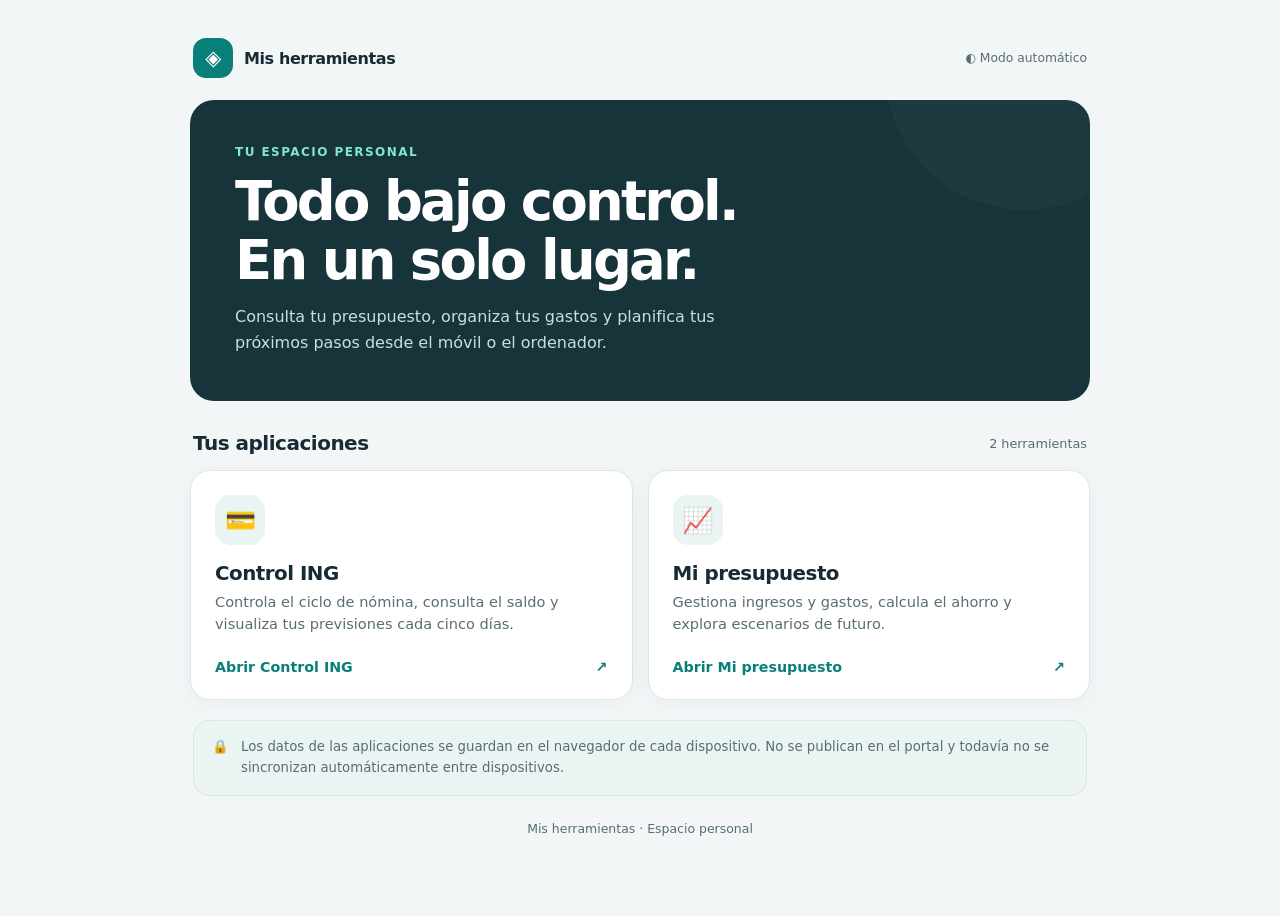
<file: index.html>
<!doctype html>
<html lang="es">
<head>
<meta charset="utf-8">
<meta name="viewport" content="width=device-width,initial-scale=1,viewport-fit=cover">
<meta name="theme-color" content="#17343b" media="(prefers-color-scheme:light)">
<meta name="theme-color" content="#101a22" media="(prefers-color-scheme:dark)">
<meta name="color-scheme" content="light dark">
<title>Mis herramientas · Portal personal</title>
<link rel="stylesheet" href="./styles.css">
</head>
<body class="portal-home">
<main class="portal-shell">
  <div class="portal-top">
    <div class="portal-logo"><span class="portal-mark" aria-hidden="true">◈</span><span>Mis herramientas</span></div>
    <span class="portal-mode" aria-label="El tema se adapta a tu dispositivo">◐ Modo automático</span>
  </div>
  <header class="portal-hero">
    <div class="portal-kicker">Tu espacio personal</div>
    <h1>Todo bajo control.<br>En un solo lugar.</h1>
    <p>Consulta tu presupuesto, organiza tus gastos y planifica tus próximos pasos desde el móvil o el ordenador.</p>
  </header>
  <section aria-labelledby="herramientas">
    <div class="portal-section-head"><h2 id="herramientas">Tus aplicaciones</h2><span class="portal-count">2 herramientas</span></div>
    <div class="portal-grid">
      <a class="portal-tool" href="./control_ing.html">
        <span class="portal-tool-icon" aria-hidden="true">💳</span>
        <h3>Control ING</h3>
        <p>Controla el ciclo de nómina, consulta el saldo y visualiza tus previsiones cada cinco días.</p>
        <span class="portal-tool-action">Abrir Control ING <span aria-hidden="true">↗</span></span>
      </a>
      <a class="portal-tool" href="./Presupuesto.html">
        <span class="portal-tool-icon" aria-hidden="true">📈</span>
        <h3>Mi presupuesto</h3>
        <p>Gestiona ingresos y gastos, calcula el ahorro y explora escenarios de futuro.</p>
        <span class="portal-tool-action">Abrir Mi presupuesto <span aria-hidden="true">↗</span></span>
      </a>
    </div>
  </section>
  <aside class="portal-disclaimer"><span aria-hidden="true">🔒</span><span>Los datos de las aplicaciones se guardan en el navegador de cada dispositivo. No se publican en el portal y todavía no se sincronizan automáticamente entre dispositivos.</span></aside>
  <footer class="portal-footer">Mis herramientas · Espacio personal</footer>
</main>
</body>
</html>
</file>
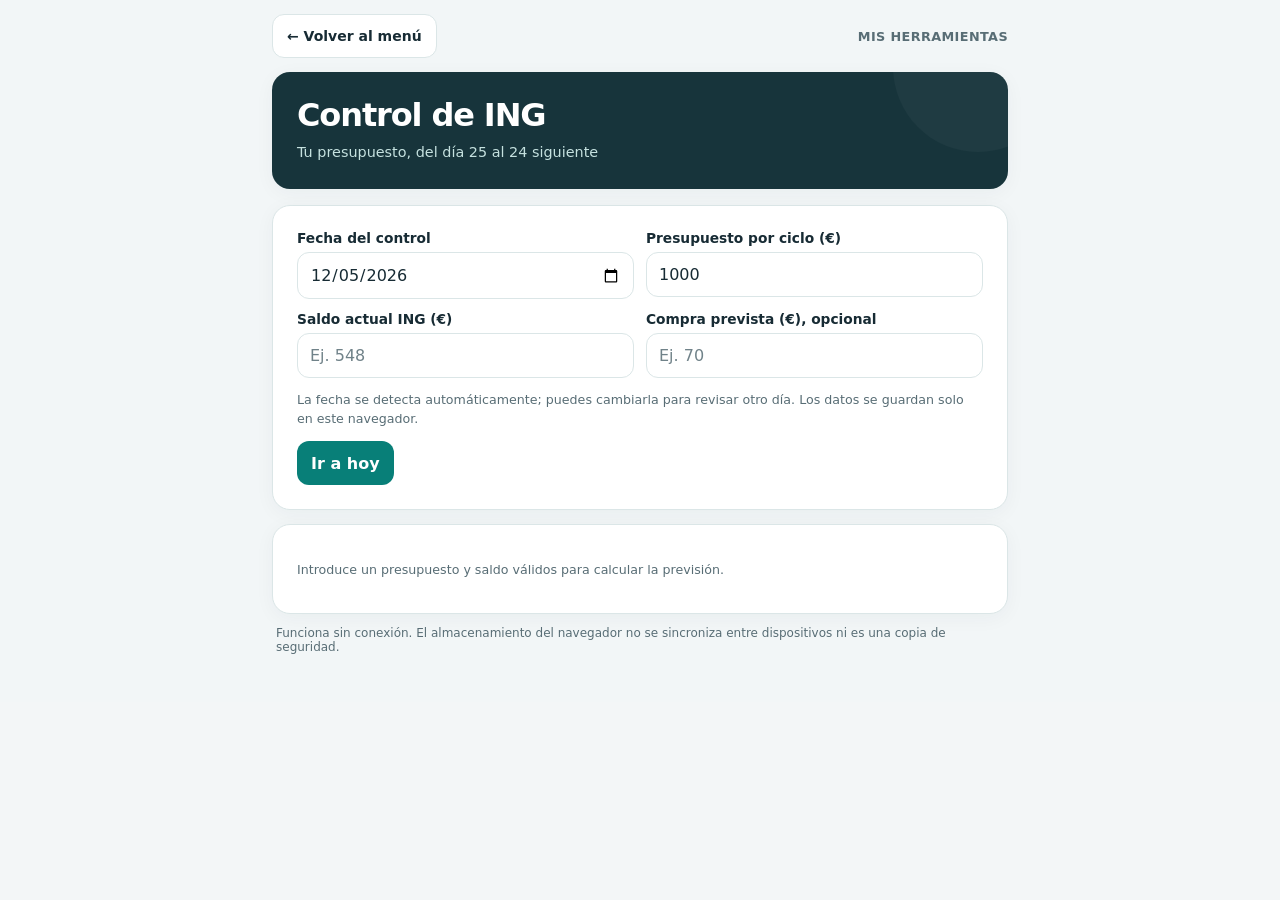
<file: control_ing.html>
<!doctype html>
<html lang="es"><head><meta charset="utf-8"><meta name="viewport" content="width=device-width, initial-scale=1"><meta name="theme-color" content="#17343b" media="(prefers-color-scheme:light)"><meta name="theme-color" content="#101a22" media="(prefers-color-scheme:dark)"><meta name="color-scheme" content="light dark"><title>Control ING · Ciclo de nómina</title>
<style>:root{font-family:system-ui,-apple-system,Segoe UI,sans-serif;color:#19313a;background:#f3f6f7}*{box-sizing:border-box}body{margin:0;padding:18px}main{max-width:630px;margin:auto}header{background:#102c35;color:white;padding:22px;border-radius:18px}h1{font-size:1.45rem;margin:0 0 7px}header p{margin:0;color:#d0e1e4;font-size:.9rem}.panel{background:white;border-radius:16px;padding:19px;margin-top:14px;box-shadow:0 2px 12px #16313c0b}label{display:block;font-size:.86rem;font-weight:650;margin-bottom:6px}input{width:100%;border:1px solid #cad7db;border-radius:10px;padding:12px;font-size:1.06rem;color:#16313c;background:white}input:focus{outline:2px solid #208c81} .fields{display:grid;grid-template-columns:1fr 1fr;gap:12px}.small{font-size:.79rem;color:#5a6e74}.metric{background:#f2f7f7;border-radius:12px;padding:14px}.metric strong{display:block;font-size:1.45rem;margin-top:5px}.positive{color:#087f61}.negative{color:#bd5b2d}.metrics{display:grid;grid-template-columns:1fr 1fr;gap:10px}.line{display:flex;justify-content:space-between;gap:15px;margin:13px 0;font-size:.94rem}.line strong{text-align:right}.bar{height:12px;background:#e5eff0;border-radius:20px;overflow:hidden}.bar div{height:100%;background:#168c78;transition:width .2s}.status{font-weight:700;font-size:1.02rem;margin:12px 0}.table{width:100%;border-collapse:collapse}.table td,.table th{padding:10px 3px;border-bottom:1px solid #edf0f1;text-align:left}.table td:last-child,.table th:last-child{text-align:right}button{background:#173e46;color:white;border:0;border-radius:10px;padding:11px 14px;font-weight:650;cursor:pointer}.note{font-size:.79rem;color:#61777b;line-height:1.5}footer{padding:12px 4px;color:#6d7f84;font-size:.75rem}@media(max-width:400px){.fields,.metrics{grid-template-columns:1fr}}</style><style id="portal-navigation-style">.portal-back{display:inline-flex;align-items:center;gap:8px;margin:12px 0 14px;padding:10px 14px;border-radius:12px;background:#fff;color:#145b57;text-decoration:none;font:600 14px system-ui,-apple-system,Segoe UI,sans-serif;box-shadow:0 1px 5px #00000012;border:1px solid #dce8e5}.portal-back:hover,.portal-back:focus-visible{background:#e9f5f2;outline-offset:2px}.portal-nav{max-width:680px;margin:0 auto;padding:0 12px}</style><link rel="stylesheet" href="./styles.css"></head>
<body class="app-page ing-page"><nav class="portal-nav" aria-label="Navegación principal"><a class="portal-back" href="./index.html" aria-label="Volver al menú principal">← Volver al menú</a><span class="portal-brand">MIS HERRAMIENTAS</span></nav><main><header><h1>Control de ING</h1><p>Tu presupuesto, del día 25 al 24 siguiente</p></header>
<section class="panel"><div class="fields"><div><label for="fecha">Fecha del control</label><input id="fecha" type="date"></div><div><label for="presupuesto">Presupuesto por ciclo (€)</label><input id="presupuesto" type="number" min="0" step="0.01" value="1000"></div><div><label for="saldo">Saldo actual ING (€)</label><input id="saldo" type="number" min="0" step="0.01" inputmode="decimal" placeholder="Ej. 548"></div><div><label for="compra">Compra prevista (€), opcional</label><input id="compra" type="number" min="0" step="0.01" inputmode="decimal" placeholder="Ej. 70"></div></div><p class="note">La fecha se detecta automáticamente; puedes cambiarla para revisar otro día. Los datos se guardan solo en este navegador.</p><button id="hoy" type="button">Ir a hoy</button></section>
<section class="panel" id="resultado" aria-live="polite"><p class="small">Introduce tu saldo de ING para ver el análisis.</p></section><section class="panel" id="prevision" hidden></section><footer>Funciona sin conexión. El almacenamiento del navegador no se sincroniza entre dispositivos ni es una copia de seguridad.</footer></main>
<script>
(()=>{'use strict';const $=id=>document.getElementById(id),money=n=>new Intl.NumberFormat('es-ES',{style:'currency',currency:'EUR'}).format(n),localDate=d=>[d.getFullYear(),String(d.getMonth()+1).padStart(2,'0'),String(d.getDate()).padStart(2,'0')].join('-'),parseDate=s=>{const [y,m,d]=s.split('-').map(Number);return new Date(Date.UTC(y,m-1,d))},day=86400000,formatDate=d=>new Intl.DateTimeFormat('es-ES',{day:'numeric',month:'long',timeZone:'UTC'}).format(d);const keys=['fecha','presupuesto','saldo','compra'];const today=localDate(new Date());$('fecha').value=today;try{const saved=JSON.parse(localStorage.getItem('control_ing_v1')||'{}');for(const key of keys){if(key!=='fecha'&&saved[key]!==undefined)$(key).value=saved[key]}}catch{}function render(){const f=$('fecha').value,b=Number($('presupuesto').value),sRaw=$('saldo').value,s=Number(sRaw),c=Number($('compra').value||0);if(!f||!Number.isFinite(b)||b<=0||sRaw===''||!Number.isFinite(s)||s<0||!Number.isFinite(c)||c<0){$('resultado').innerHTML='<p class="small">Introduce un presupuesto y saldo válidos para calcular la previsión.</p>';$('prevision').hidden=true;return}const date=parseDate(f);if(Number.isNaN(date.getTime()))return;const y=date.getUTCFullYear(),m=date.getUTCMonth(),d=date.getUTCDate();const start=d>=25?new Date(Date.UTC(y,m,25)):new Date(Date.UTC(y,m-1,25));const end=new Date(Date.UTC(start.getUTCFullYear(),start.getUTCMonth()+1,25));const total=Math.round((end-start)/day),elapsed=Math.round((date-start)/day),remaining=Math.round((end-date)/day),daily=b/total,target=b-daily*elapsed,delta=s-target,spent=b-s,after=s-c,perDay=remaining?after/remaining:0;const fmt=n=>money(n);$('resultado').innerHTML=`<div class="small">Ciclo: ${formatDate(start)} – ${formatDate(new Date(end.getTime()-day))} · ${total} días</div><div class="metrics" style="margin-top:13px"><div class="metric"><span class="small">Saldo actual</span><strong>${fmt(s)}</strong></div><div class="metric"><span class="small">Saldo previsto hoy</span><strong>${fmt(target)}</strong></div><div class="metric"><span class="small">Margen frente al plan</span><strong class="${delta>=0?'positive':'negative'}">${delta>=0?'+':''}${fmt(delta)}</strong></div><div class="metric"><span class="small">Gasto diario disponible</span><strong>${fmt(remaining?s/remaining:0)}</strong></div></div><p class="status ${delta>=0?'positive':'negative'}">${delta>=0?'Vas por encima del saldo previsto':'Estás gastando más rápido de lo previsto'}</p><div class="bar"><div style="width:${Math.max(0,Math.min(100,b?spent/b*100:0))}%"></div></div><div class="line"><span>Gastado del presupuesto</span><strong>${fmt(spent)} (${(spent/b*100).toFixed(1).replace('.',',')} %)</strong></div><div class="line"><span>Días transcurridos / días restantes</span><strong>${elapsed} / ${remaining}</strong></div><div class="line"><span>Gasto diario del plan original</span><strong>${fmt(daily)}</strong></div><div class="line"><span>Próxima recarga del presupuesto</span><strong>${formatDate(end)}</strong></div>${c?`<hr style="border:0;border-top:1px solid #e8eeee"><div class="line"><span>Saldo tras compra de ${fmt(c)}</span><strong>${fmt(after)}</strong></div><div class="line"><span>Margen tras la compra</span><strong class="${after-target>=0?'positive':'negative'}">${after-target>=0?'+':''}${fmt(after-target)}</strong></div><div class="line"><span>Disponible al día tras la compra</span><strong>${fmt(perDay)}</strong></div>`:''}`;
const tableRows=(startingBalance)=>{let rows='';for(let offset=0;offset<remaining;offset+=5){const dt=new Date(date.getTime()+offset*day);const value=startingBalance*(remaining-offset)/remaining;rows+=`<tr><td>${formatDate(dt)}</td><td>${fmt(value)}</td></tr>`}rows+=`<tr><td><strong>${formatDate(end)} · nómina</strong></td><td><strong>${fmt(0)}</strong></td></tr>`;return rows};let originalRows='';for(let offset=0;offset<remaining;offset+=5){const dt=new Date(date.getTime()+offset*day);const daysPassed=elapsed+offset;originalRows+=`<tr><td>${formatDate(dt)}</td><td>${fmt(Math.max(0,b-daily*daysPassed))}</td></tr>`}originalRows+=`<tr><td><strong>${formatDate(end)} · nómina</strong></td><td><strong>${fmt(0)}</strong></td></tr>`;const table=(rows)=>`<table class="table"><thead><tr><th>Al comenzar el día</th><th>Saldo previsto</th></tr></thead><tbody>${rows}</tbody></table>`;$('prevision').hidden=false;$('prevision').innerHTML=`<h2 style="font-size:1.08rem;margin:0 0 7px">Plan original · cada 5 días</h2><p class="note">Referencia fija de los ${fmt(b)} distribuidos uniformemente entre el día 25 y la siguiente nómina.</p>${table(originalRows)}<h2 style="font-size:1.08rem;margin:22px 0 7px">Previsión actualizada · cada 5 días</h2><p class="note">Saldo de ${fmt(s)}${c?' menos la compra simulada de '+fmt(c):''}, distribuido entre los ${remaining} días restantes. La compra se descuenta ahora, no se vuelve a descontar en fechas posteriores.</p>${table(tableRows(after))}${after<0?'<p class="negative note">Atención: la compra supera el saldo disponible.</p>':''}`;try{localStorage.setItem('control_ing_v1',JSON.stringify(Object.fromEntries(keys.map(k=>[k,$(k).value]))))}catch{}}
for(const k of keys)$(k).addEventListener('input',render);$('hoy').addEventListener('click',()=>{$('fecha').value=localDate(new Date());render()});render()})();
</script></body></html>
</file>
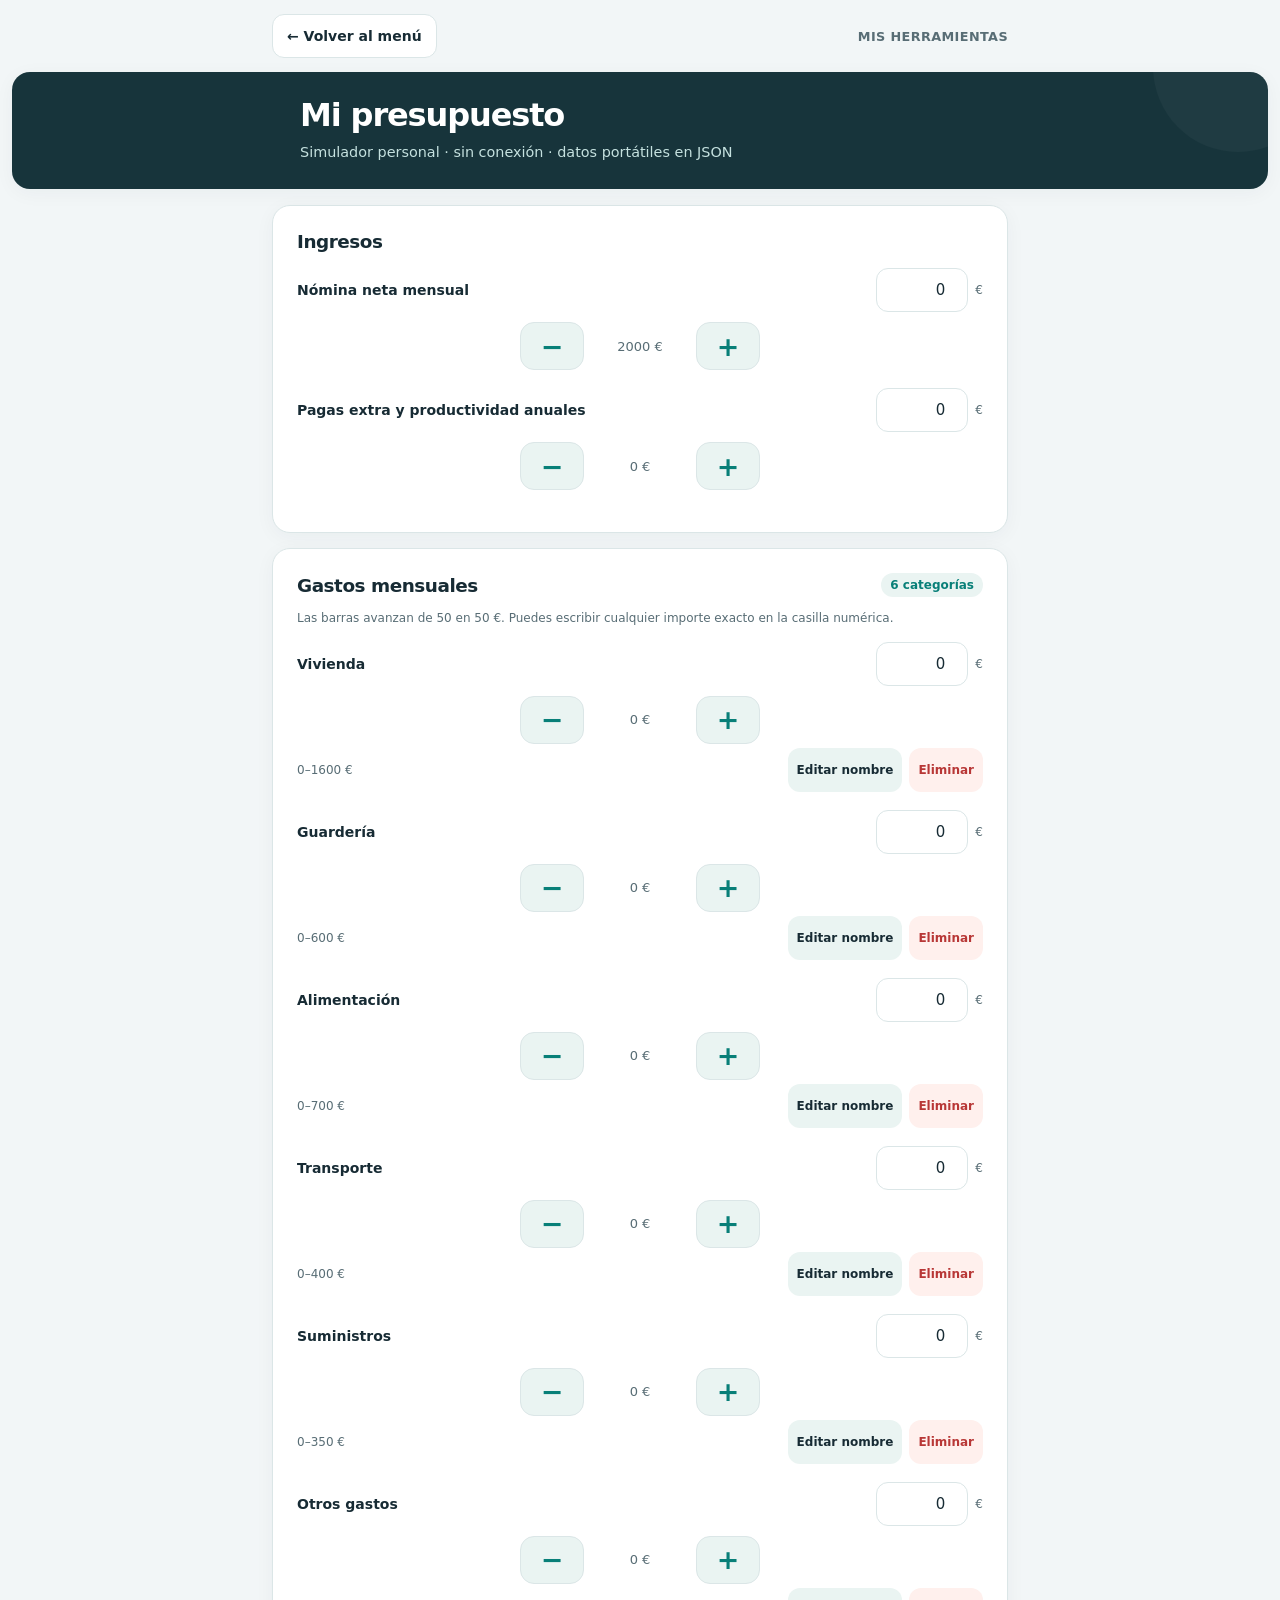
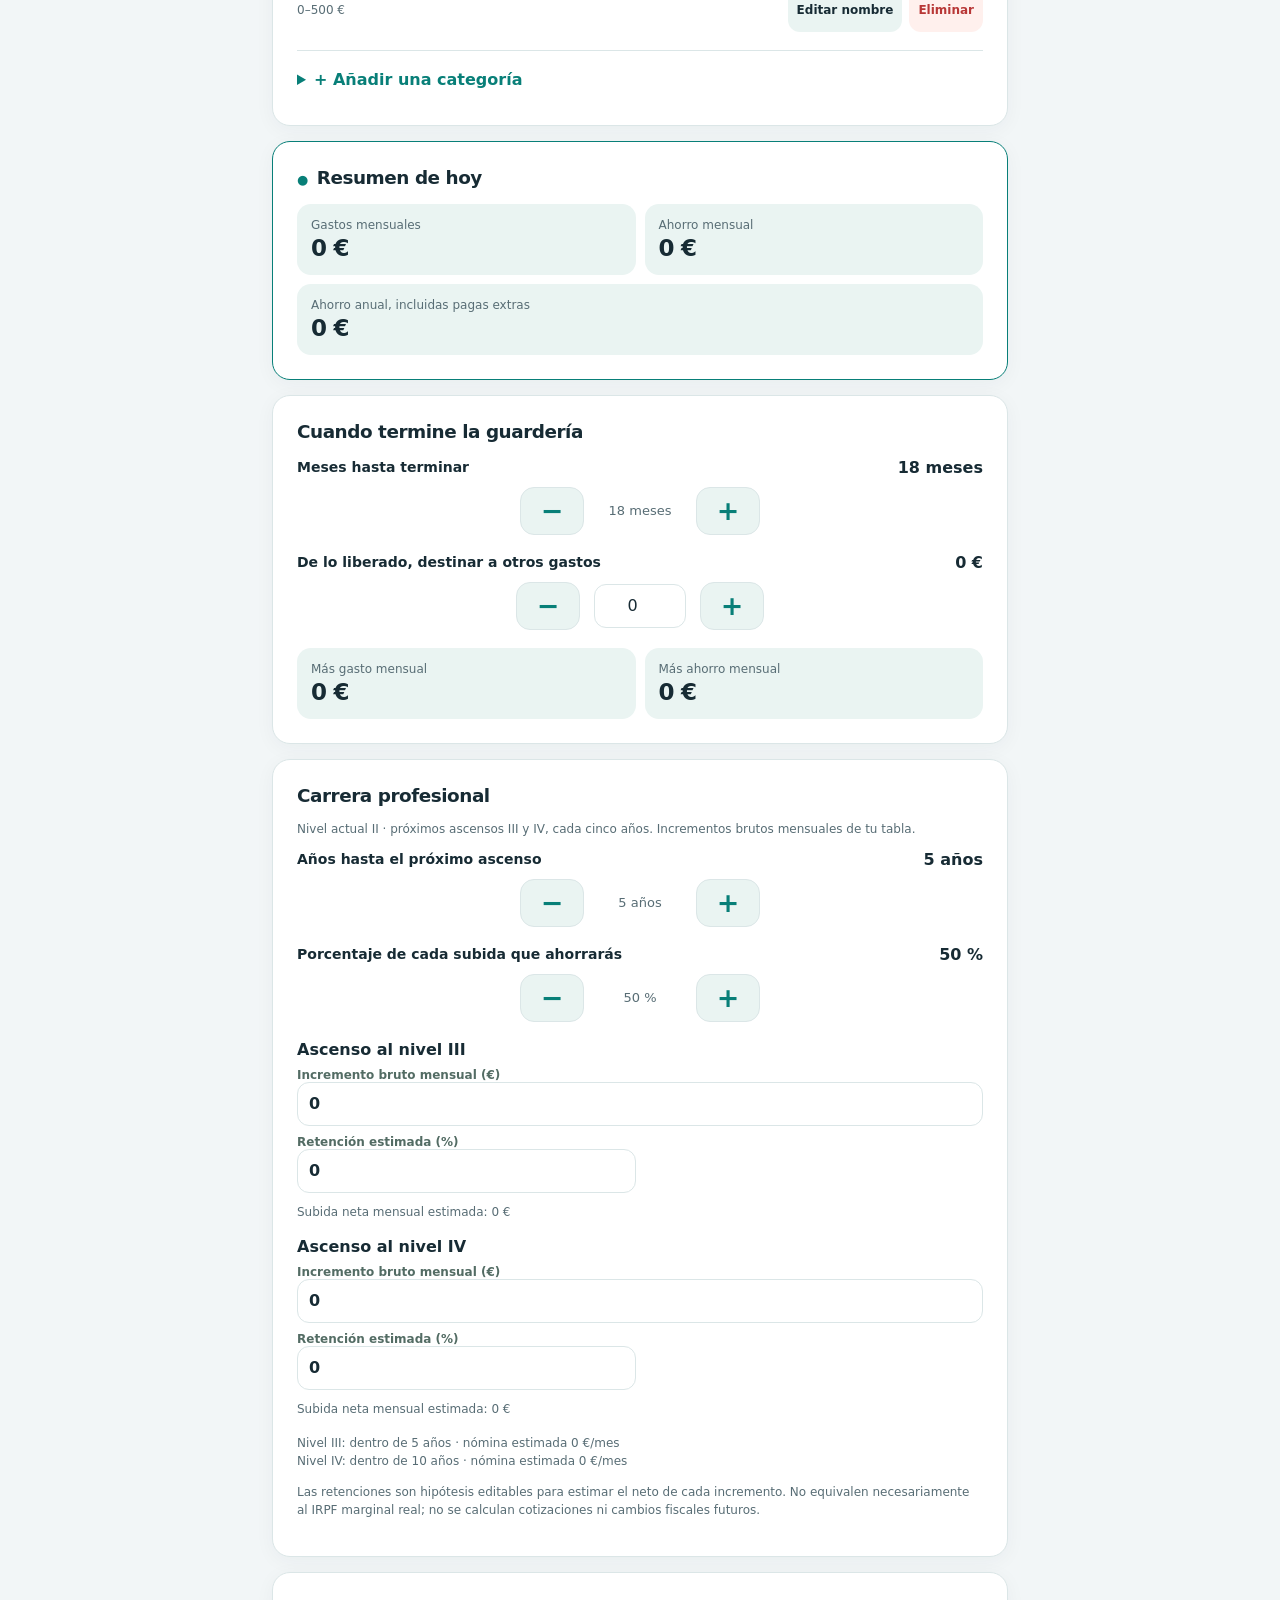
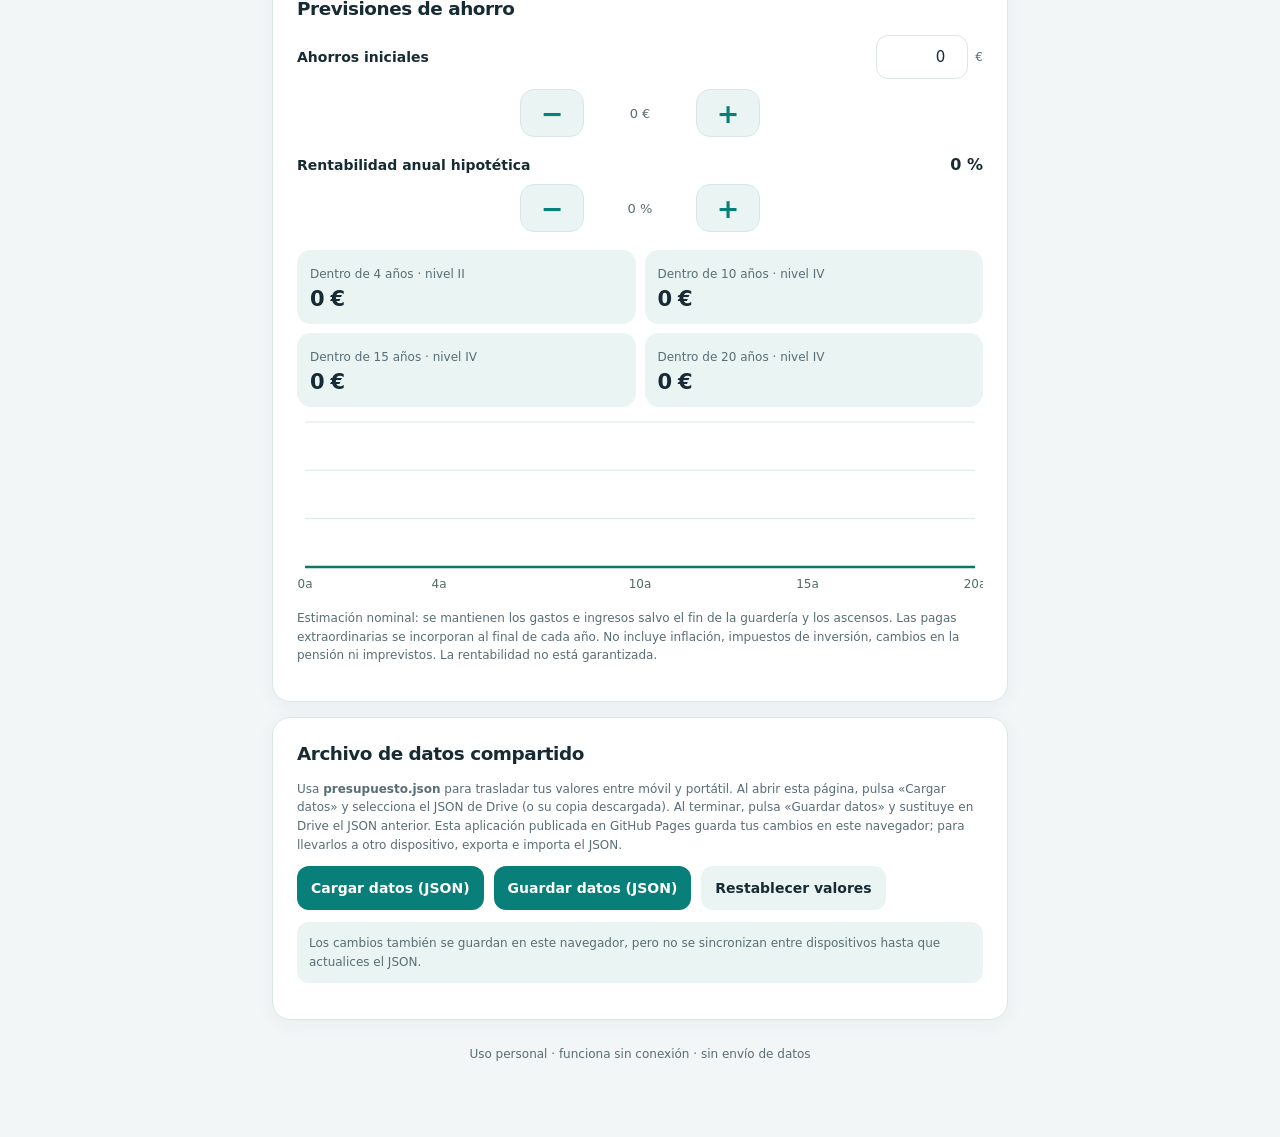
<file: Presupuesto.html>
<!doctype html><html lang="es"><head><meta charset="utf-8"><meta name="viewport" content="width=device-width,initial-scale=1,viewport-fit=cover"><meta name="theme-color" content="#17343b" media="(prefers-color-scheme:light)"><meta name="theme-color" content="#101a22" media="(prefers-color-scheme:dark)"><meta name="color-scheme" content="light dark"><title>Mi presupuesto</title><style>
:root{font-family:system-ui,-apple-system,Segoe UI,sans-serif;color:#17312e;background:#f5f8f7}*{box-sizing:border-box}body{margin:0}header{background:#0f766e;color:white;padding:22px 18px 17px}h1{font-size:24px;margin:0}header p{margin:6px 0 0;color:#dcfce7;font-size:13px}.wrap{max-width:680px;margin:auto;padding:14px 12px 70px}.card{background:white;border:1px solid #e1eae7;border-radius:16px;padding:17px;margin:0 0 13px;box-shadow:0 2px 7px #1232}h2{font-size:18px;margin:0 0 15px}.line{display:flex;justify-content:space-between;gap:12px;align-items:center}.item{margin:14px 0 18px}.item label{font-size:14px;font-weight:600}.val{font-weight:750;white-space:nowrap}.sub{font-size:12px;color:#64746e}.range{width:100%;accent-color:#0f766e;margin-top:9px}.stats{display:grid;grid-template-columns:1fr 1fr;gap:9px}.stat{background:#eef6f3;border-radius:12px;padding:13px}.stat small{color:#60746e;display:block;font-size:12px}.stat b{display:block;font-size:23px;margin-top:3px}.negative{color:#b42318}.positive{color:#087c5c}.full{grid-column:1/-1}.btn{border:0;background:#0f766e;color:white;border-radius:10px;padding:12px 14px;font-weight:700;font-size:14px;cursor:pointer}.secondary{background:#e9f1ef;color:#0f635b}.danger{background:#fff0ed;color:#b42318}.smallbtn{font-size:12px;padding:7px 9px}.catbuttons{display:flex;gap:7px;align-items:center}.editname{background:#e9f1ef;color:#0f635b}.actions{display:flex;flex-wrap:wrap;gap:8px;margin-top:12px}input[type=number],input[type=text],select{width:100%;padding:11px;border:1px solid #c9d9d3;border-radius:9px;background:white;font-size:16px;color:#17312e} .formgrid{display:grid;grid-template-columns:1fr 1fr;gap:9px}.formgrid label{font-size:12px;color:#536c64}.formgrid label:first-child{grid-column:1/-1}.pill{display:inline-block;padding:5px 9px;border-radius:9px;background:#e8f3ef;font-size:12px}.proj{display:grid;grid-template-columns:repeat(2,minmax(0,1fr));gap:9px}.proj>div{border-radius:12px;background:#eef6f3;padding:12px}.proj strong{display:block;font-size:21px;margin-top:5px}.proj small{font-size:12px;color:#60746e}details summary{font-weight:650;cursor:pointer;padding:5px 0}hr{border:0;border-top:1px solid #e5ece9;margin:18px 0}.note{font-size:12px;line-height:1.55;color:#586b64}.editable{display:flex;align-items:center;gap:7px}.editable input{width:92px;padding:7px;text-align:right;font-size:15px}.foot{text-align:center;color:#60746e;font-size:12px;padding:12px}canvas{width:100%;height:190px;display:block} @media(max-width:390px){.stat b{font-size:20px}.proj strong{font-size:18px}}

/* Controles de ajuste táctiles: evitan cambios accidentales al desplazarse */
.range{display:none!important}
.step-controls{display:flex;align-items:center;justify-content:center;gap:14px;margin:10px 0 4px}
.step-controls button{min-width:64px;min-height:46px;border:1px solid #a9ccc1;border-radius:12px;background:#e9f4f0;color:#0b675b;font-size:27px;font-weight:700;touch-action:manipulation;cursor:pointer}
.step-controls button:active{background:#cce8dd}
.step-controls .step-label{font-size:13px;color:#506b63;min-width:84px;text-align:center}
.step-controls input.step-editable{width:92px;max-width:32%;text-align:center;font-size:16px;padding:8px 4px;border:1px solid #c9d9d3;border-radius:9px;background:white;color:#17312e}</style><style id="portal-navigation-style">.portal-back{display:inline-flex;align-items:center;gap:8px;margin:12px 0 14px;padding:10px 14px;border-radius:12px;background:#fff;color:#145b57;text-decoration:none;font:600 14px system-ui,-apple-system,Segoe UI,sans-serif;box-shadow:0 1px 5px #00000012;border:1px solid #dce8e5}.portal-back:hover,.portal-back:focus-visible{background:#e9f5f2;outline-offset:2px}.portal-nav{max-width:680px;margin:0 auto;padding:0 12px}</style><link rel="stylesheet" href="./styles.css"></head><body class="app-page budget-page"><nav class="portal-nav" aria-label="Navegación principal"><a class="portal-back" href="./index.html" aria-label="Volver al menú principal">← Volver al menú</a><span class="portal-brand">MIS HERRAMIENTAS</span></nav><header><div style="max-width:680px;margin:auto"><h1>Mi presupuesto</h1><p>Simulador personal · sin conexión · datos portátiles en JSON</p></div></header><main class="wrap">

<section class="card"><h2>Ingresos</h2><div id="ingresos"></div></section>
<section class="card"><div class="line"><h2 style="margin:0">Gastos mensuales</h2><span class="pill" id="ncat"></span></div><p class="note">Las barras avanzan de 50 en 50 €. Puedes escribir cualquier importe exacto en la casilla numérica.</p><div id="categorias"></div><details><summary>+ Añadir una categoría</summary><div class="formgrid" style="margin-top:12px"><label>Nombre<input id="nuevoNombre" type="text" placeholder="Ej. Farmacia" maxlength="45"></label><label>Importe mensual (€)<input id="nuevoValor" type="number" min="0" step="1" value="50"></label><label>Máximo de la barra (€)<input id="nuevoMax" type="number" min="1" step="10" value="500"></label></div><div class="actions"><button class="btn" id="addCat">Añadir categoría</button></div></details></section>
<section class="card"><h2>Resumen de hoy</h2><div class="stats"><div class="stat"><small>Gastos mensuales</small><b id="gastoHoy">—</b></div><div class="stat"><small>Ahorro mensual</small><b id="ahorroHoy">—</b></div><div class="stat full"><small>Ahorro anual, incluidas pagas extras</small><b id="anualHoy">—</b></div></div></section>
<section class="card"><h2>Cuando termine la guardería</h2><div class="item"><div class="line"><label for="fin">Meses hasta terminar</label><span class="val" id="finV"></span></div><input class="range" id="fin" type="range" min="0" max="36" step="1"></div><div class="item"><div class="line"><label for="reparto">De lo liberado, destinar a otros gastos</label><span class="val" id="repartoV"></span></div><input class="range" id="reparto" type="range" min="0" max="600" step="50"></div><div class="stats"><div class="stat"><small>Más gasto mensual</small><b id="gastoLiberado">—</b></div><div class="stat"><small>Más ahorro mensual</small><b id="ahorroLiberado">—</b></div></div></section>
<section class="card"><h2>Carrera profesional</h2><p class="sub">Nivel actual II · próximos ascensos III y IV, cada cinco años. Incrementos brutos mensuales de tu tabla.</p>
<div class="item"><div class="line"><label for="proximo">Años hasta el próximo ascenso</label><span class="val" id="proximoV"></span></div><input class="range" id="proximo" type="range" min="1" max="5" step="1"></div>
<div class="item"><div class="line"><label for="porcentaje">Porcentaje de cada subida que ahorrarás</label><span class="val" id="porcentajeV"></span></div><input class="range" id="porcentaje" type="range" min="0" max="100" step="10"></div>
<div id="retenciones"></div><div id="niveles" class="note"></div><p class="note">Las retenciones son hipótesis editables para estimar el neto de cada incremento. No equivalen necesariamente al IRPF marginal real; no se calculan cotizaciones ni cambios fiscales futuros.</p></section>
<section class="card"><h2>Previsiones de ahorro</h2><div id="capitalControl"></div><div class="item"><div class="line"><label for="rentabilidad">Rentabilidad anual hipotética</label><span class="val" id="rentabilidadV"></span></div><input class="range" id="rentabilidad" type="range" min="0" max="8" step="0.5"></div><div class="proj" id="proyecciones"></div><canvas id="grafico" aria-label="Evolución del ahorro durante veinte años" role="img"></canvas><p class="note">Estimación nominal: se mantienen los gastos e ingresos salvo el fin de la guardería y los ascensos. Las pagas extraordinarias se incorporan al final de cada año. No incluye inflación, impuestos de inversión, cambios en la pensión ni imprevistos. La rentabilidad no está garantizada.</p></section>
<section class="card"><h2>Archivo de datos compartido</h2><p class="note">Usa <strong>presupuesto.json</strong> para trasladar tus valores entre móvil y portátil. Al abrir esta página, pulsa «Cargar datos» y selecciona el JSON de Drive (o su copia descargada). Al terminar, pulsa «Guardar datos» y sustituye en Drive el JSON anterior. Esta aplicación publicada en GitHub Pages guarda tus cambios en este navegador; para llevarlos a otro dispositivo, exporta e importa el JSON.</p><div class="actions"><button class="btn" id="importar">Cargar datos (JSON)</button><button class="btn" id="exportar">Guardar datos (JSON)</button><button class="btn secondary" id="reset">Restablecer valores</button></div><p class="note" id="estadoArchivo" role="status">Los cambios también se guardan en este navegador, pero no se sincronizan entre dispositivos hasta que actualices el JSON.</p><input type="file" id="archivo" accept="application/json,.json" hidden></section><div class="foot">Uso personal · funciona sin conexión · sin envío de datos</div></main>
<script>
'use strict';const key='presupuesto-rafa-v1';const base={"ingresos":0,"extras":0,"capital":0,"rentabilidad":0,"fin":18,"reparto":0,"subida":0,"proximo":5,"porcentaje":50,"retencionIII":0,"retencionIV":0,"brutoIII":0,"brutoIV":0,"categorias":[{"id":"vivienda","name":"Vivienda","value":0,"max":1600,"step":25},{"id":"guarderia","name":"Guardería","value":0,"max":600,"step":25},{"id":"alimentacion","name":"Alimentación","value":0,"max":700,"step":25},{"id":"transporte","name":"Transporte","value":0,"max":400,"step":25},{"id":"suministros","name":"Suministros","value":0,"max":350,"step":25},{"id":"otros","name":"Otros gastos","value":0,"max":500,"step":25}]};const clone=x=>JSON.parse(JSON.stringify(x));let state=clone(base);try{const s=JSON.parse(localStorage.getItem(key));if(s&&Array.isArray(s.categorias))state={...state,...s}}catch(e){}const $=id=>document.getElementById(id);const money=n=>Math.round(n).toLocaleString('es-ES')+' €';const esc=s=>String(s).replace(/[&<>"']/g,c=>({'&':'&amp;','<':'&lt;','>':'&gt;','"':'&quot;',"'":'&#39;'}[c]));function save(){try{localStorage.setItem(key,JSON.stringify(state))}catch(e){}}function rangeBlock(id,label,value,min,max,step){return `<div class="item"><div class="line"><label for="${id}">${label}</label><div class="editable"><input type="number" id="${id}N" value="${value}" min="0" step="1" aria-label="${label}, valor numérico"><span class="sub">€</span></div></div><input class="range" type="range" id="${id}" min="${min}" max="${max}" step="${step}" value="${Math.min(value,max)}"></div>`}function mount(){ $('ingresos').innerHTML=rangeBlock('ingresosR','Nómina neta mensual',state.ingresos,2000,6000,50)+rangeBlock('extrasR','Pagas extra y productividad anuales',state.extras,0,12000,50);bindAmount('ingresosR','ingresos');bindAmount('extrasR','extras');$('capitalControl').innerHTML=rangeBlock('capitalR','Ahorros iniciales',state.capital,0,100000,50);bindAmount('capitalR','capital');mountCategories();mountRetenciones();for(const k of ['fin','reparto','proximo','porcentaje','rentabilidad']){if(Number(state[k])>Number($(k).max))$(k).max=state[k];$(k).value=state[k];$(k).addEventListener('input',()=>{state[k]=Number($(k).value);save();update()})}update();stepButtons()}
function mountRetenciones(){
 const el=$('retenciones');el.innerHTML=[['III','brutoIII','retencionIII'],['IV','brutoIV','retencionIV']].map(([nivel,bruto,ret])=>`<div class="item"><strong>Ascenso al nivel ${nivel}</strong><div class="formgrid" style="margin-top:9px"><label>Incremento bruto mensual (€)<input type="number" id="${bruto}" min="0" step="0.01" value="${state[bruto]}"></label><label>Retención estimada (%)<input type="number" id="${ret}" min="0" max="100" step="0.5" value="${state[ret]}"></label></div><p class="sub" id="neto${nivel}"></p></div>`).join('');
 for(const k of ['brutoIII','brutoIV','retencionIII','retencionIV'])$(k).addEventListener('change',()=>{const x=Number($(k).value);state[k]=Number.isFinite(x)?Math.max(0,Math.min(k.startsWith('retencion')?100:100000,x)):0;$(k).value=state[k];save();update()});
}
function incremento(nivel){return Number(state['bruto'+nivel]||0)*(1-Number(state['retencion'+nivel]||0)/100)}
function bindAmount(id,key){const r=$(id),n=$(id+'N');r.addEventListener('input',()=>{state[key]=Number(r.value);n.value=state[key];save();update()});n.addEventListener('change',()=>{state[key]=Math.max(0,Number(n.value)||0);r.max=Math.max(Number(r.max),state[key]);r.value=state[key];n.value=state[key];save();update();r.dispatchEvent(new Event('input'))})}
function mountCategories(){const el=$('categorias');el.innerHTML=state.categorias.map((c,i)=>`<div class="item"><div class="line"><label for="cat${i}">${esc(c.name)}</label><div class="editable"><input type="number" min="0" step="1" id="cat${i}N" value="${c.value}" aria-label="Importe de ${esc(c.name)}"><span class="sub">€</span></div></div><input class="range" id="cat${i}" type="range" min="0" max="${Math.max(c.max,c.value,1)}" step="50" value="${c.value}"><div class="line"><span class="sub">0–${money(Math.max(c.max,c.value))}</span><span class="catbuttons"><button class="btn smallbtn editname" data-edit="${i}" aria-label="Editar nombre de ${esc(c.name)}">Editar nombre</button><button class="btn smallbtn danger" data-del="${i}" aria-label="Eliminar ${esc(c.name)}">Eliminar</button></span></div></div>`).join('');$('ncat').textContent=state.categorias.length+' categorías';state.categorias.forEach((c,i)=>{const r=$('cat'+i),n=$('cat'+i+'N');r.addEventListener('input',()=>{c.value=Number(r.value);n.value=c.value;save();update()});n.addEventListener('change',()=>{c.value=Math.max(0,Number(n.value)||0);c.max=Math.max(c.max,c.value);r.max=c.max;r.value=c.value;n.value=c.value;save();mountCategories();update()})});el.querySelectorAll('[data-edit]').forEach(b=>b.addEventListener('click',()=>{const i=Number(b.dataset.edit),c=state.categorias[i];if(!confirm('Antes de cambiar el nombre de «'+c.name+'», te recomendamos guardar una copia JSON de respaldo.\n\nPulsa Aceptar para descargar ahora la copia; después podrás editar el nombre.'))return;exportJSON();const nuevo=prompt('Nuevo nombre para la categoría:',c.name);if(nuevo===null)return;const limpio=nuevo.trim();if(!limpio){alert('El nombre no puede estar vacío');return}c.name=limpio;save();mountCategories();update();$('estadoArchivo').textContent='Categoría renombrada. Guarda un nuevo presupuesto.json para sincronizar el cambio con Drive.'}));el.querySelectorAll('[data-del]').forEach(b=>b.addEventListener('click',()=>{const i=Number(b.dataset.del);if(confirm('¿Eliminar «'+state.categorias[i].name+'»?')){state.categorias.splice(i,1);save();mountCategories();update()}}));stepButtons(el)}
function stepButtons(root=document){
 root.querySelectorAll('input[type="range"]').forEach(r=>{
  if(r.nextElementSibling?.classList.contains('step-controls'))return;
  const box=document.createElement('div');box.className='step-controls';
  const minus=document.createElement('button');minus.type='button';minus.textContent='−';minus.setAttribute('aria-label','Disminuir '+(r.id||'valor'));
  const plus=document.createElement('button');plus.type='button';plus.textContent='+';plus.setAttribute('aria-label','Aumentar '+(r.id||'valor'));
  const editable=['reparto','subida'].includes(r.id);
  const label=document.createElement(editable?'input':'span');label.className='step-label';
  if(editable){label.type='number';label.min='0';label.step='1';label.setAttribute('aria-label','Introducir importe exacto en euros');label.classList.add('step-editable');}
  const euro=r.id.startsWith('cat')||['ingresosR','extrasR','capitalR','reparto','subida'].includes(r.id);
  function refresh(){if(editable){if(document.activeElement!==label)label.value=state[r.id];}else label.textContent=euro?money(Number(r.value)):r.id==='rentabilidad'?r.value+' %':r.id==='porcentaje'?r.value+' %':r.id==='proximo'?r.value+' años':r.value+' meses'}
  if(editable)label.addEventListener('change',()=>{const value=Math.max(0,Number(label.value)||0);state[r.id]=value;r.max=String(Math.max(Number(r.max),value));r.value=String(value);save();update();refresh();label.blur();});
  for(const [b,sign] of [[minus,-1],[plus,1]])b.addEventListener('click',()=>{
   const step=euro?50:Number(r.step)||1;
   const current=editable?Number(state[r.id]):Number(r.value);const next=Math.max(Number(r.min)||0,Math.min(Number(r.max),current+sign*step));
   r.value=String(next);r.dispatchEvent(new Event('input',{bubbles:true}));refresh();
  });
  r.addEventListener('input',refresh);
  box.append(minus,label,plus);r.insertAdjacentElement('afterend',box);refresh();
 });
}
function total(){return state.categorias.reduce((a,c)=>a+Number(c.value||0),0)}function nursery(){return Number(state.categorias.find(c=>c.id==='guarderia')?.value||0)}function ascensos(m){return m<state.proximo*12?0:Math.min(2,1+Math.floor((m-state.proximo*12)/60))}function ahorroMes(m){const liberado=m>state.fin?Math.max(0,nursery()-Math.min(state.reparto,nursery())):0;return state.ingresos-total()+liberado+(ascensos(m)>=1?incremento("III"):0)*state.porcentaje/100+(ascensos(m)>=2?incremento("IV"):0)*state.porcentaje/100}function saldo(m){let s=state.capital;const r=Math.pow(1+state.rentabilidad/100,1/12)-1;for(let i=1;i<=m;i++)s=s*(1+r)+ahorroMes(i)+(i%12===0?state.extras:0);return s}
function update(){const a=state.ingresos-total();$('gastoHoy').textContent=money(total());$('ahorroHoy').textContent=money(a);$('ahorroHoy').className=a<0?'negative':'positive';$('anualHoy').textContent=money(a*12+state.extras);for(const k of ['fin','reparto','proximo','porcentaje','rentabilidad'])$(k+'V').textContent=k==='fin'?state.fin+' meses':k==='proximo'?state.proximo+' años':k==='porcentaje'?state.porcentaje+' %':k==='rentabilidad'?state.rentabilidad+' %':money(state[k]);const gastado=Math.min(state.reparto,nursery());$('gastoLiberado').textContent=money(gastado);$('ahorroLiberado').textContent=money(nursery()-gastado);$('netoIII').textContent='Subida neta mensual estimada: '+money(incremento('III'));$('netoIV').textContent='Subida neta mensual estimada: '+money(incremento('IV'));$('niveles').innerHTML=`Nivel III: dentro de ${state.proximo} años · nómina estimada ${money(state.ingresos+incremento('III'))}/mes<br>Nivel IV: dentro de ${state.proximo+5} años · nómina estimada ${money(state.ingresos+incremento('III')+incremento('IV'))}/mes`;$('proyecciones').innerHTML=[4,10,15,20].map(y=>`<div><small>Dentro de ${y} años · nivel ${["II","III","IV"][ascensos(y*12)]}</small><strong>${money(saldo(y*12))}</strong></div>`).join('');draw()}
function draw(){const c=$('grafico'),dpr=window.devicePixelRatio||1,w=c.clientWidth||320,h=190;c.width=Math.round(w*dpr);c.height=Math.round(h*dpr);const ctx=c.getContext('2d');ctx.scale(dpr,dpr);const vals=Array.from({length:81},(_,i)=>saldo(i*3));const lo=Math.min(0,...vals),hi=Math.max(1,...vals),left=8,right=w-8,top=15,bottom=160;ctx.strokeStyle='#dce7e2';ctx.lineWidth=1;for(let j=0;j<4;j++){const y=top+(bottom-top)*j/3;ctx.beginPath();ctx.moveTo(left,y);ctx.lineTo(right,y);ctx.stroke()}ctx.strokeStyle='#0f766e';ctx.lineWidth=2.5;ctx.beginPath();vals.forEach((v,i)=>{const x=left+(right-left)*i/80,y=bottom-(v-lo)/(hi-lo)*(bottom-top);i?ctx.lineTo(x,y):ctx.moveTo(x,y)});ctx.stroke();ctx.fillStyle='#536b63';ctx.font='12px system-ui';ctx.textAlign='center';[0,4,10,15,20].forEach(y=>ctx.fillText(y+'a',left+(right-left)*y/20,181))}
$('addCat').addEventListener('click',()=>{const name=$('nuevoNombre').value.trim(),value=Math.max(0,Number($('nuevoValor').value)||0),max=Math.max(1,Number($('nuevoMax').value)||500,value);if(!name){alert('Introduce un nombre para la categoría');return}state.categorias.push({id:'extra-'+Date.now(),name,value,max,step:50});$('nuevoNombre').value='';save();mountCategories();update()});async function exportJSON(){
  const content=JSON.stringify({version:1,...state},null,2);
  const file=new File([content],'presupuesto.json',{type:'application/json'});
  const status=$('estadoArchivo');
  save();
  // En Android, los HTML abiertos mediante content:// pueden bloquear descargas blob.
  // Compartir un archivo real permite guardarlo en Drive o Archivos.
  if(navigator.share && navigator.canShare && navigator.canShare({files:[file]})){
    try{
      await navigator.share({files:[file],title:'Copia de mi presupuesto'});
      status.textContent='Copia preparada para compartir. Comprueba que la hayas guardado en Drive o Archivos.';
      return;
    }catch(e){
      if(e.name==='AbortError'){status.textContent='Guardado cancelado. Tus cambios siguen guardados en este navegador.';return;}
    }
  }
  try{
    const blob=new Blob([content],{type:'application/json'});
    const url=URL.createObjectURL(blob);
    const a=document.createElement('a');
    a.href=url;a.download='presupuesto.json';
    document.body.appendChild(a);a.click();a.remove();
    status.textContent='Se ha solicitado la descarga de presupuesto.json. Comprueba Descargas y sustituye el JSON de Drive.';
    setTimeout(()=>URL.revokeObjectURL(url),60000);
  }catch(e){
    status.textContent='Este navegador no permite descargar desde esta vista. Abre el HTML como archivo local en Chrome o desde el portátil.';
    alert(status.textContent);
  }
}$('exportar').addEventListener('click',exportJSON);$('importar').addEventListener('click',()=>$('archivo').click());$('archivo').addEventListener('change',async e=>{const f=e.target.files[0];if(!f)return;try{const x=JSON.parse(await f.text());if(!Array.isArray(x.categorias)||!x.categorias.every(c=>typeof c.name==='string'&&Number.isFinite(Number(c.value))))throw Error('Archivo no válido');state={...clone(base),...x};save();location.reload()}catch(e){alert('No se ha podido importar la copia: '+e.message)}finally{e.target.value=''}});$('reset').addEventListener('click',()=>{if(confirm('¿Restablecer todos los valores? Se perderán los cambios guardados.')){state=clone(base);save();location.reload()}});window.addEventListener('resize',draw);mount();
</script></body></html>
</file>
<file: styles.css>
/* Mis herramientas — identidad visual compartida · v2 */
:root{color-scheme:light;--bg:#f2f6f7;--surface:#fff;--surface-2:#eaf4f2;--text:#172b34;--muted:#586d75;--border:#dbe6e7;--primary:#087f78;--primary-contrast:#fff;--hero:#17343b;--hero-text:#fff;--hero-muted:#c5e1df;--success:#078267;--danger:#b83736;--danger-bg:#fff0ed;--shadow:0 4px 20px #12333a0b;--radius:18px}
@media(prefers-color-scheme:dark){:root{color-scheme:dark;--bg:#101a22;--surface:#1c2a34;--surface-2:#243a41;--text:#edf5f5;--muted:#adc2c7;--border:#334a54;--primary:#41c7b5;--primary-contrast:#102a2a;--hero:#183b42;--hero-text:#f5ffff;--hero-muted:#b9d9d7;--success:#69dbc0;--danger:#ff9f99;--danger-bg:#442b30;--shadow:0 6px 22px #0003}}
html{background:var(--bg);scroll-behavior:smooth}body{background:var(--bg)!important;color:var(--text)!important;font-family:system-ui,-apple-system,"Segoe UI",sans-serif!important;-webkit-font-smoothing:antialiased}*,*:before,*:after{box-sizing:border-box}
button,input,select{font:inherit}button,a,input,select,summary{touch-action:manipulation}button{transition:background .15s,transform .15s}button:active{transform:translateY(1px)}:focus-visible{outline:3px solid var(--primary)!important;outline-offset:3px}a{color:var(--primary)}
.portal-nav{max-width:760px!important;margin:0 auto!important;padding:0 12px!important;display:flex;align-items:center;justify-content:space-between;gap:12px}
.portal-back{display:inline-flex!important;align-items:center;gap:8px;margin:14px 0!important;min-height:44px;padding:10px 14px!important;border-radius:12px!important;color:var(--text)!important;background:var(--surface)!important;border:1px solid var(--border)!important;box-shadow:none!important;font-size:14px!important;font-weight:650!important;text-decoration:none!important}
.portal-back:hover{background:var(--surface-2)!important}.portal-brand{font-size:.8rem;color:var(--muted);font-weight:700;letter-spacing:.03em}
body.app-page{padding:0!important}
body.app-page header{background:var(--hero)!important;color:var(--hero-text)!important;border-radius:var(--radius)!important;padding:25px!important;margin:0 auto 16px!important;max-width:760px;box-shadow:var(--shadow);position:relative;overflow:hidden}
body.app-page header:after{content:"";position:absolute;width:170px;height:170px;border-radius:50%;background:#ffffff09;right:-55px;top:-90px;pointer-events:none}
body.app-page header h1{font-size:clamp(1.5rem,5vw,2rem)!important;line-height:1.17;margin:0 0 8px!important;letter-spacing:-.035em}
body.app-page header p{color:var(--hero-muted)!important;font-size:.9rem!important;line-height:1.5}
body.ing-page main{max-width:760px!important;padding:0 12px 36px!important;margin:auto!important}
body.ing-page header{margin-bottom:16px!important}
body.budget-page header{margin:0 12px 16px!important;max-width:none}
body.budget-page header>div{max-width:680px!important}
body.budget-page .wrap{max-width:760px!important;padding:0 12px 64px!important}
.panel,.card{background:var(--surface)!important;color:var(--text)!important;border:1px solid var(--border)!important;border-radius:var(--radius)!important;box-shadow:var(--shadow)!important;padding:clamp(16px,4vw,24px)!important}
body.ing-page .panel{margin-top:14px!important}
body.budget-page .card{margin-bottom:15px!important}
.card h2,.panel h2{color:var(--text)!important;letter-spacing:-.025em;line-height:1.25}
.card h2{font-size:1.15rem!important}
.stat,.metric,.proj>div{background:var(--surface-2)!important;border:1px solid transparent!important;border-radius:14px!important;color:var(--text)!important}
.stat b,.metric strong,.proj strong{color:var(--text)!important;font-variant-numeric:tabular-nums;letter-spacing:-.035em}
.stat small,.metric small,.proj small,.note,.sub,.small,.foot,footer,body.ing-page .small,.step-controls .step-label{color:var(--muted)!important}
.positive{color:var(--success)!important}.negative{color:var(--danger)!important}
.pill{background:var(--surface-2)!important;color:var(--primary)!important;border-radius:999px!important;font-weight:650!important}
input:not([type=range]):not([type=file]),select{background:var(--surface)!important;color:var(--text)!important;border:1px solid var(--border)!important;border-radius:12px!important;min-height:44px}
input::placeholder{color:var(--muted);opacity:.85}
input[type=date]{color-scheme:inherit}
button,.btn{background:var(--primary)!important;color:var(--primary-contrast)!important;border-radius:12px!important;min-height:44px;font-weight:700!important;cursor:pointer}
button.secondary,.btn.secondary,.editname{background:var(--surface-2)!important;color:var(--text)!important}
button.danger,.btn.danger{background:var(--danger-bg)!important;color:var(--danger)!important}
.step-controls button{background:var(--surface-2)!important;color:var(--primary)!important;border:1px solid var(--border)!important;border-radius:14px!important;min-height:48px!important}
.step-controls input.step-editable{background:var(--surface)!important;color:var(--text)!important}
.actions{gap:10px!important}
table{color:var(--text)!important} .table th,.table td{border-bottom-color:var(--border)!important}.table th{color:var(--muted)}
.bar{background:var(--surface-2)!important}.bar div{background:var(--primary)!important}
hr{border-top-color:var(--border)!important}
details{border-top:1px solid var(--border);margin-top:14px;padding-top:14px}details summary{color:var(--primary);list-style-position:inside;min-height:36px}
#resultado .metric strong,#resultado .status{font-variant-numeric:tabular-nums}
body.budget-page .card:has(#gastoHoy){border-color:var(--primary)!important}
body.budget-page .card:has(#gastoHoy) h2:before{content:"●";color:var(--primary);font-size:.7em;margin-right:9px}
#estadoArchivo{background:var(--surface-2);border-radius:12px;padding:12px}
@media(prefers-color-scheme:dark){body.budget-page canvas{filter:brightness(1.55) contrast(1.1)}}
@media(max-width:600px){.portal-brand{display:none}body.app-page header{padding:22px 20px!important}body.budget-page header{margin:0 12px 14px!important}.panel,.card{padding:17px!important}body.ing-page .fields{grid-template-columns:repeat(2,minmax(0,1fr))}body.ing-page .metrics{grid-template-columns:repeat(2,minmax(0,1fr))}.stat b,.metric strong{overflow-wrap:anywhere}}
@media(max-width:390px){body.ing-page .fields,body.ing-page .metrics{grid-template-columns:1fr}.line{flex-wrap:wrap}.catbuttons{flex-wrap:wrap}.stat b{font-size:1.2rem!important}}
@media(prefers-reduced-motion:reduce){*,*:before,*:after{scroll-behavior:auto!important;transition:none!important}}
/* Portal */
body.portal-home{min-height:100vh;padding:20px!important}
.portal-shell{max-width:900px;margin:0 auto}
.portal-top{display:flex;justify-content:space-between;align-items:center;gap:16px;padding:10px 3px 22px}
.portal-logo{display:flex;gap:11px;align-items:center;font-weight:780;letter-spacing:-.025em}
.portal-mark{display:grid;place-items:center;width:40px;height:40px;border-radius:13px;background:var(--primary);color:var(--primary-contrast);font-size:21px}
.portal-mode{color:var(--muted);font-size:.77rem}
.portal-hero{background:var(--hero);color:var(--hero-text);border-radius:24px;padding:clamp(25px,6vw,45px);overflow:hidden;position:relative}
.portal-hero:after{content:"";width:280px;height:280px;border-radius:50%;background:#ffffff08;position:absolute;right:-75px;top:-170px}
.portal-kicker{font-size:.75rem;letter-spacing:.12em;font-weight:750;color:#80e5d1;text-transform:uppercase}
.portal-hero h1{font-size:clamp(2rem,6vw,3.4rem);letter-spacing:-.05em;line-height:1.09;max-width:650px;margin:13px 0}
.portal-hero p{color:var(--hero-muted);max-width:540px;line-height:1.65;margin:0}
.portal-section-head{display:flex;justify-content:space-between;align-items:center;gap:10px;margin:30px 3px 15px}
.portal-section-head h2{font-size:1.25rem;margin:0;letter-spacing:-.025em}
.portal-count{font-size:.8rem;color:var(--muted)}
.portal-grid{display:grid;grid-template-columns:repeat(2,minmax(0,1fr));gap:15px}
.portal-tool{display:flex;flex-direction:column;min-height:230px;padding:24px;border-radius:20px;text-decoration:none;color:var(--text)!important;background:var(--surface);border:1px solid var(--border);box-shadow:var(--shadow);transition:transform .15s,border-color .15s}
.portal-tool:hover{transform:translateY(-2px);border-color:var(--primary)}
.portal-tool-icon{display:grid;place-items:center;width:50px;height:50px;border-radius:15px;font-size:25px;background:var(--surface-2)}
.portal-tool h3{margin:17px 0 6px;font-size:1.24rem;letter-spacing:-.025em}
.portal-tool p{margin:0;color:var(--muted);line-height:1.5;font-size:.91rem}
.portal-tool-action{display:flex;justify-content:space-between;align-items:center;margin-top:auto;padding-top:24px;color:var(--primary);font-weight:750;font-size:.89rem}
.portal-disclaimer{display:flex;align-items:flex-start;gap:12px;margin:20px 3px 0;padding:16px 18px;background:var(--surface-2);border:1px solid var(--border);border-radius:16px;color:var(--muted);font-size:.83rem;line-height:1.55}
.portal-footer{text-align:center;color:var(--muted);padding:25px 0 8px;font-size:.78rem}
@media(max-width:600px){body.portal-home{padding:13px!important}.portal-grid{grid-template-columns:1fr}.portal-tool{min-height:185px}.portal-hero{border-radius:20px}.portal-section-head{margin-top:24px}}
</file>
